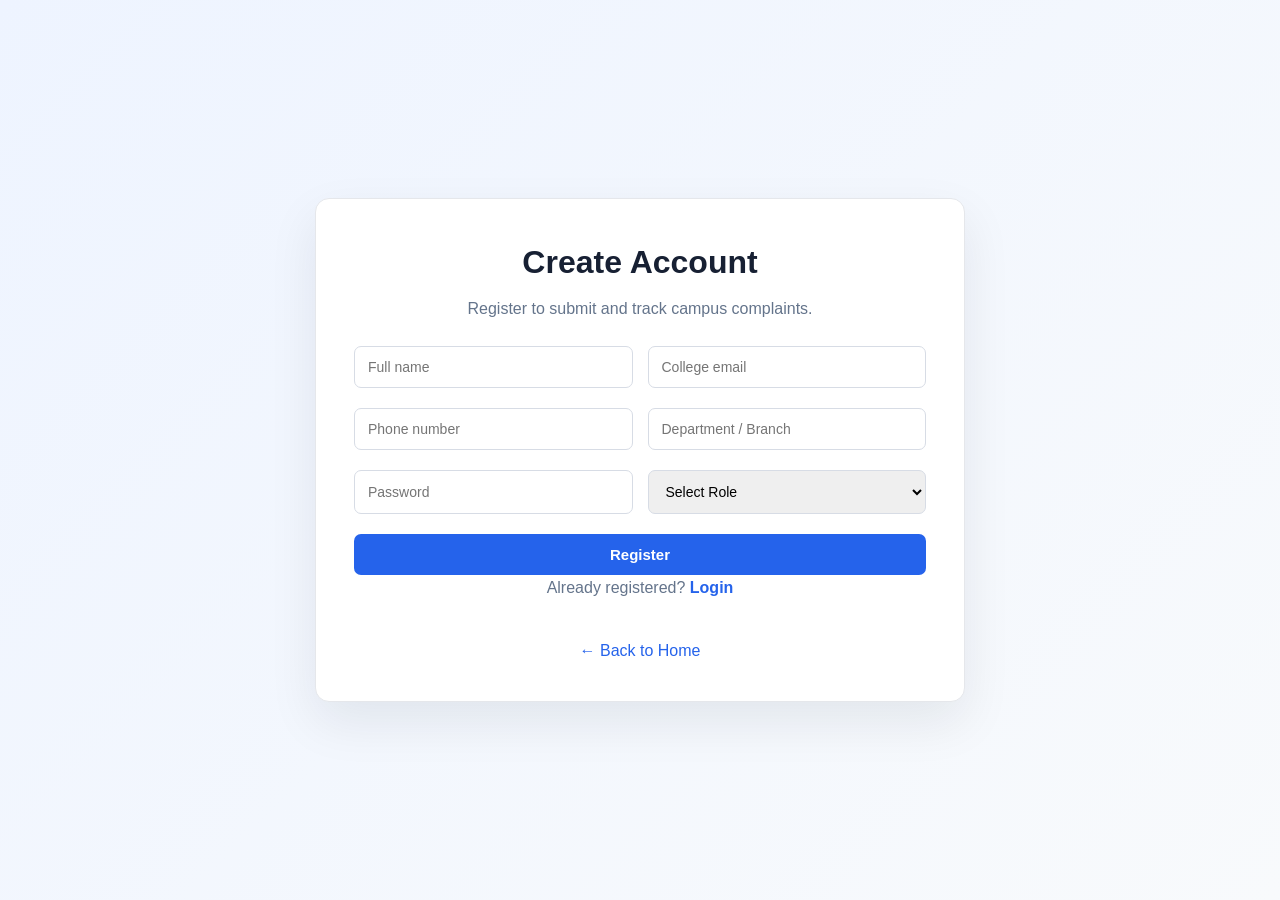
<file: src/main/webapp/register.html>
<!DOCTYPE html>
<html>

<head>
    <meta charset="UTF-8">
    <title>Register</title>
    <link rel="stylesheet" href="css/style.css">
</head>

<body>

<div class="auth-page">

    <div class="auth-card wide">

        <h1>Create Account</h1>

        <p>Register to submit and track campus complaints.</p>

        <form method="post" action="register">

            <div class="grid-2">

                <input
                        name="name"
                        placeholder="Full name"
                        required>

                <input
                        type="email"
                        name="email"
                        placeholder="College email"
                        required>

                <input
                        name="phone"
                        placeholder="Phone number">

                <input
                        name="department"
                        placeholder="Department / Branch">

                <input
                        type="password"
                        name="password"
                        placeholder="Password"
                        required>

                <select name="role" required>

                    <option value="" disabled selected>
                        Select Role
                    </option>

                    <option value="STUDENT">
                        Student
                    </option>

                    <option value="STAFF">
                        Staff
                    </option>

                </select>

            </div>

            <button class="btn full" type="submit">
                Register
            </button>

        </form>

        <p>
            Already registered?
            <a href="login.html">Login</a>
        </p>

        <a href="index.html">← Back to Home</a>

    </div>

</div>

</body>

</html>
</file>
<file: src/main/webapp/css/style.css>
* {
    margin: 0;
    padding: 0;
    box-sizing: border-box;
}

body {
    font-family: "Segoe UI", Arial, sans-serif;
    color: #172033;
    background: #f5f7fb;
    line-height: 1.6;
}

a {
    text-decoration: none;
    color: inherit;
}

/* =========================
   NAVBAR
========================= */

.nav {
    height: 72px;
    padding: 0 7%;
    display: flex;
    align-items: center;
    justify-content: space-between;
    background: #ffffff;
    border-bottom: 1px solid #e8ebf2;
    position: sticky;
    top: 0;
    z-index: 100;
}

.brand {
    font-size: 20px;
    font-weight: 700;
    color: #172554;
}

.nav-links {
    display: flex;
    align-items: center;
    gap: 28px;
}

.nav-links a {
    color: #4b5563;
    font-size: 15px;
    font-weight: 500;
    transition: 0.2s;
}

.nav-links a:hover {
    color: #2563eb;
}

.nav-btn {
    background: #2563eb;
    color: white !important;
    padding: 10px 20px;
    border-radius: 7px;
}

.nav-btn:hover {
    background: #1d4ed8;
}

/* =========================
   HERO
========================= */

.hero {
    min-height: 590px;
    padding: 80px 8%;
    display: flex;
    align-items: center;
    justify-content: space-between;
    gap: 70px;
    background: linear-gradient(135deg, #f8fbff, #eef4ff);
}

.hero-text {
    max-width: 620px;
}

.eyebrow {
    color: #2563eb;
    font-size: 13px;
    font-weight: 700;
    letter-spacing: 2px;
    margin-bottom: 15px;
}

.hero h1 {
    font-size: 58px;
    line-height: 1.08;
    color: #111827;
    margin-bottom: 25px;
}

.hero h1 span {
    color: #2563eb;
}

.hero-text > p:not(.eyebrow) {
    color: #64748b;
    font-size: 18px;
    max-width: 560px;
    margin-bottom: 32px;
}

.btn {
    display: inline-block;
    padding: 12px 22px;
    border-radius: 7px;
    background: #2563eb;
    color: white;
    border: none;
    font-size: 15px;
    font-weight: 600;
    cursor: pointer;
    transition: 0.2s;
}

.btn:hover {
    background: #1d4ed8;
    transform: translateY(-1px);
}

.btn.outline {
    margin-left: 10px;
    background: white;
    color: #2563eb;
    border: 1px solid #2563eb;
}

.btn.outline:hover {
    background: #eff6ff;
}

.btn.full {
    width: 100%;
}

/* =========================
   HERO ART
========================= */

.hero-art {
    width: 420px;
}

.screen {
    background: #172554;
    border-radius: 16px;
    padding: 22px;
    box-shadow: 0 25px 60px rgba(37, 99, 235, 0.2);
}

.screen-head {
    color: white;
    font-size: 18px;
    font-weight: 600;
    margin-bottom: 20px;
}

.fake-card {
    background: white;
    margin: 14px 0;
    padding: 18px;
    border-radius: 9px;
    color: #1e293b;
    font-weight: 600;
}

/* =========================
   SECTIONS
========================= */

.section {
    padding: 75px 8%;
}

.section.light {
    background: #ffffff;
}

.section > h1,
.section > h2 {
    color: #111827;
    margin-bottom: 10px;
}

.section > h1 {
    font-size: 36px;
}

.section > h2 {
    text-align: center;
    font-size: 34px;
}

.section > p {
    color: #64748b;
    margin-bottom: 35px;
}

.section > h2 + .cards {
    margin-top: 40px;
}

/* =========================
   CARDS
========================= */

.cards {
    display: grid;
    grid-template-columns: repeat(3, 1fr);
    gap: 22px;
}

.card {
    background: white;
    border: 1px solid #e7eaf0;
    border-radius: 12px;
    padding: 25px;
    transition: 0.25s;
}

.card:hover {
    transform: translateY(-4px);
    box-shadow: 0 12px 30px rgba(15, 23, 42, 0.08);
}

.card h3 {
    color: #172033;
    margin-bottom: 10px;
    font-size: 19px;
}

.card p {
    color: #64748b;
    margin-bottom: 20px;
}

.card a:not(.btn) {
    color: #2563eb;
    font-weight: 600;
}

/* =========================
   STEPS
========================= */

.steps {
    display: grid;
    grid-template-columns: repeat(4, 1fr);
    gap: 25px;
    margin-top: 40px;
}

.steps > div {
    text-align: center;
}

.steps b {
    display: flex;
    align-items: center;
    justify-content: center;
    width: 48px;
    height: 48px;
    margin: 0 auto 15px;
    border-radius: 50%;
    background: #2563eb;
    color: white;
    font-size: 18px;
}

.steps h3 {
    margin-bottom: 6px;
}

.steps p {
    color: #64748b;
}

/* =========================
   AUTH PAGES
========================= */

.auth-page {
    min-height: 100vh;
    display: flex;
    align-items: center;
    justify-content: center;
    padding: 40px 20px;
    background: linear-gradient(135deg, #eef4ff, #f8fafc);
}

.auth-card {
    width: 420px;
    background: white;
    padding: 38px;
    border-radius: 14px;
    border: 1px solid #e5e7eb;
    box-shadow: 0 20px 50px rgba(15, 23, 42, 0.08);
    text-align: center;
}

.auth-card.wide {
    width: 650px;
}

.auth-card h1 {
    color: #172033;
    margin-bottom: 8px;
}

.auth-card > p {
    color: #64748b;
    margin-bottom: 25px;
}

.auth-card form {
    text-align: left;
}

.auth-card input,
.auth-card select,
.auth-card textarea {
    width: 100%;
    padding: 12px 13px;
    margin-bottom: 15px;
    border: 1px solid #d7dce5;
    border-radius: 7px;
    outline: none;
    font-family: inherit;
    font-size: 14px;
    transition: 0.2s;
}

.auth-card input:focus,
.auth-card select:focus,
.auth-card textarea:focus {
    border-color: #2563eb;
    box-shadow: 0 0 0 3px rgba(37, 99, 235, 0.1);
}

.auth-card form .btn {
    margin-top: 5px;
}

.auth-card > a {
    display: inline-block;
    margin-top: 12px;
    color: #2563eb;
    font-weight: 500;
}

.auth-card p a {
    color: #2563eb;
    font-weight: 600;
}

.grid-2 {
    display: grid;
    grid-template-columns: 1fr 1fr;
    gap: 5px 15px;
}

/* =========================
   ALERTS
========================= */

.alert {
    padding: 12px;
    border-radius: 7px;
    margin-bottom: 20px;
    font-size: 14px;
}

.alert.danger {
    background: #fef2f2;
    color: #b91c1c;
    border: 1px solid #fecaca;
}

.alert.success {
    background: #f0fdf4;
    color: #15803d;
    border: 1px solid #bbf7d0;
}

/* =========================
   FOOTER
========================= */

footer {
    padding: 25px;
    text-align: center;
    background: #172033;
    color: #cbd5e1;
    font-size: 14px;
}

/* =========================
   RESPONSIVE
========================= */

@media (max-width: 900px) {

    .hero {
        padding: 60px 6%;
    }

    .hero h1 {
        font-size: 44px;
    }

    .hero-art {
        width: 350px;
    }

    .cards {
        grid-template-columns: repeat(2, 1fr);
    }

    .steps {
        grid-template-columns: repeat(2, 1fr);
    }
}

@media (max-width: 650px) {

    .nav {
        height: auto;
        padding: 18px 5%;
        flex-direction: column;
        gap: 15px;
    }

    .nav-links {
        gap: 15px;
        flex-wrap: wrap;
        justify-content: center;
    }

    .hero {
        flex-direction: column;
        text-align: center;
    }

    .hero h1 {
        font-size: 40px;
    }

    .hero-art {
        width: 100%;
        max-width: 400px;
    }

    .cards {
        grid-template-columns: 1fr;
    }

    .steps {
        grid-template-columns: 1fr;
    }

    .auth-card,
    .auth-card.wide {
        width: 100%;
        max-width: 450px;
        padding: 28px 22px;
    }

    .grid-2 {
        grid-template-columns: 1fr;
    }
}
</file>
